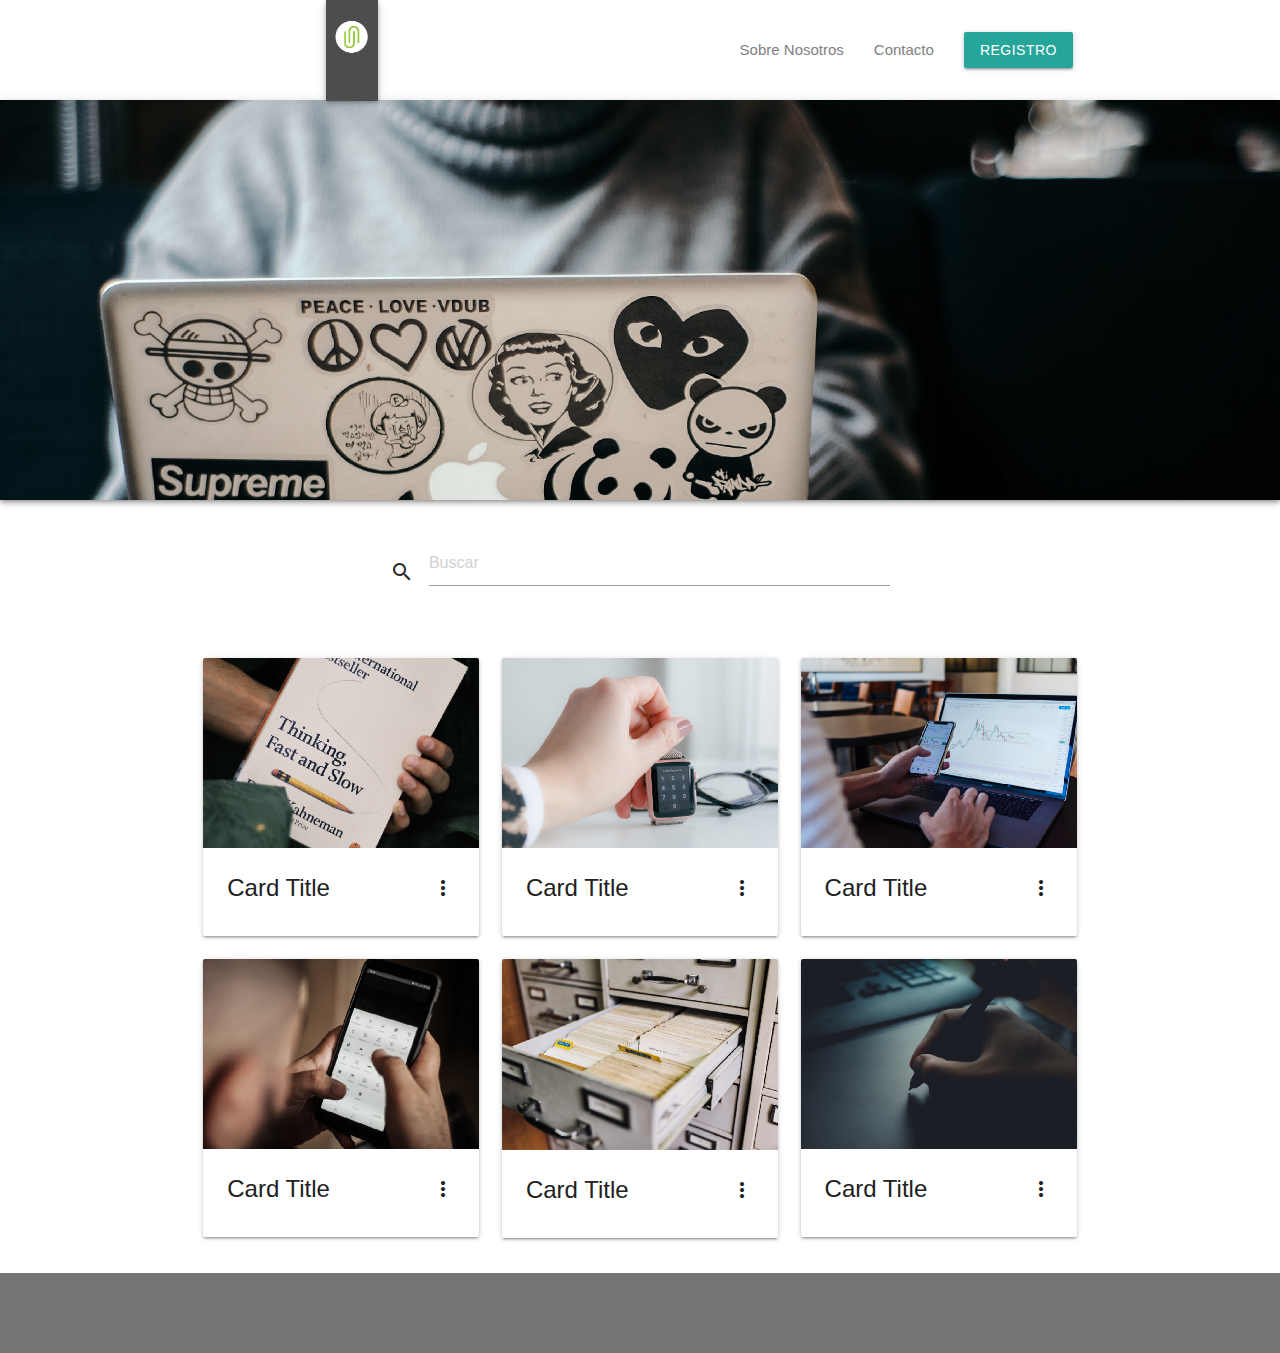
<file: index.html>
<!DOCTYPE html>
<html lang="es">
  <head>
    <title>News</title>
    <meta charset="utf-8">
    <meta http-equiv="X-UA-Compatible" content="IE=edge">
    <meta name="viewport" content="width=device-width, maximum-scale=1.0, user-scalable=no">
    <link href="https://fonts.googleapis.com/icon?family=Material+Icons" rel="stylesheet">
    <link rel="stylesheet" href="https://cdnjs.cloudflare.com/ajax/libs/materialize/1.0.0/css/materialize.min.css">
    <link rel="stylesheet" href="./css/main.css">
  </head>
  <body>
    <header>
      <nav class="container">
        <div class="nav-wrapper"><a class="brand-logo valign-wrapper z-depth-2" href="index.html"><img class="responsive-img left" src="./assets/img/Logo.jpg" alt="Logo de News"></a><a class="sidenav-trigger right" href="#" data-target="menu-mobile"><i class="material-icons black-text">menu</i></a>
          <ul class="right valign-wrapper hide-on-med-and-down">
            <li><a href="#">Sobre Nosotros</a></li>
            <li><a href="#">Contacto</a></li>
            <li><a class="btn" href="registro.html">Registro</a></li>
          </ul>
        </div>
      </nav>
      <ul class="sidenav" id="menu-mobile">
        <li><a href="#">Sobre Nosotros</a></li>
        <li><a href="#">Contacto</a></li>
        <li><a class="btn" href="registro.html">Registro</a></li>
      </ul>
      <section class="header-main-pic z-depth-2"></section>
    </header>
    <main class="container">
      <section>
        <div class="section">
          <div class="row">
            <div class="col m7 input-field input-container"><i class="material-icons">search</i>
              <input type="text" placeholder="Buscar" id="search">
            </div>
          </div>
        </div>
      </section>
      <section>
        <div class="row">
          <article class="col s12 m6 l4">
            <div class="card">
              <div class="card-image waves-effect waves-block waves-light"><img class="activator" src="./assets/img/card1.jpg" alt="Imagen Card 1"/></div>
              <div class="card-content"><span class="card-title grey-text text-darken-4 activator">Card Title<i class="material-icons right">more_vert</i></span></div>
              <div class="card-reveal"><span class="card-title grey-text text-darken-4">Card Title<i class="material-icons right">close</i></span>
                <p>Here is some more information about this product that is only revealed once clicked on.</p><a class="waves-effect waves-teal btn-flat teal lighten-5 right" href="post.html">Ir</a>
              </div>
            </div>
          </article>
          <article class="col s12 m6 l4">
            <div class="card">
              <div class="card-image waves-effect waves-block waves-light"><img class="activator" src="./assets/img/card2.jpg" alt="Imagen Card 2"/></div>
              <div class="card-content"><span class="card-title grey-text text-darken-4 activator">Card Title<i class="material-icons right">more_vert</i></span></div>
              <div class="card-reveal"><span class="card-title grey-text text-darken-4">Card Title<i class="material-icons right">close</i></span>
                <p>Here is some more information about this product that is only revealed once clicked on.</p><a class="waves-effect waves-teal btn-flat teal lighten-5 right" href="post.html">Ir</a>
              </div>
            </div>
          </article>
          <article class="col s12 m6 l4">
            <div class="card">
              <div class="card-image waves-effect waves-block waves-light"><img class="activator" src="./assets/img/card3.jpg" alt="Imagen Card 3"/></div>
              <div class="card-content"><span class="card-title grey-text text-darken-4 activator">Card Title<i class="material-icons right">more_vert</i></span></div>
              <div class="card-reveal"><span class="card-title grey-text text-darken-4">Card Title<i class="material-icons right">close</i></span>
                <p>Here is some more information about this product that is only revealed once clicked on.</p><a class="waves-effect waves-teal btn-flat teal lighten-5 right" href="post.html">Ir</a>
              </div>
            </div>
          </article>
          <article class="col s12 m6 l4">
            <div class="card">
              <div class="card-image waves-effect waves-block waves-light"><img class="activator" src="./assets/img/card4.jpg" alt="Imagen Card 4"/></div>
              <div class="card-content"><span class="card-title grey-text text-darken-4 activator">Card Title<i class="material-icons right">more_vert</i></span></div>
              <div class="card-reveal"><span class="card-title grey-text text-darken-4">Card Title<i class="material-icons right">close</i></span>
                <p>Here is some more information about this product that is only revealed once clicked on.</p><a class="waves-effect waves-teal btn-flat teal lighten-5 right" href="post.html">Ir</a>
              </div>
            </div>
          </article>
          <article class="col s12 m6 l4">
            <div class="card">
              <div class="card-image waves-effect waves-block waves-light"><img class="activator" src="./assets/img/card5.jpg" alt="Imagen Card 5"/></div>
              <div class="card-content"><span class="card-title grey-text text-darken-4 activator">Card Title<i class="material-icons right">more_vert</i></span></div>
              <div class="card-reveal"><span class="card-title grey-text text-darken-4">Card Title<i class="material-icons right">close</i></span>
                <p>Here is some more information about this product that is only revealed once clicked on.</p><a class="waves-effect waves-teal btn-flat teal lighten-5 right" href="post.html">Ir</a>
              </div>
            </div>
          </article>
          <article class="col s12 m6 l4">
            <div class="card">
              <div class="card-image waves-effect waves-block waves-light"><img class="activator" src="./assets/img/card6.jpg" alt="Imagen Card 6"/></div>
              <div class="card-content"><span class="card-title grey-text text-darken-4 activator">Card Title<i class="material-icons right">more_vert</i></span></div>
              <div class="card-reveal"><span class="card-title grey-text text-darken-4">Card Title<i class="material-icons right">close</i></span>
                <p>Here is some more information about this product that is only revealed once clicked on.</p><a class="waves-effect waves-teal btn-flat teal lighten-5 right" href="post.html">Ir</a>
              </div>
            </div>
          </article>
        </div>
      </section>
    </main>
    <footer class="page-footer grey darken-1"></footer>
    <script src="https://cdnjs.cloudflare.com/ajax/libs/materialize/1.0.0/js/materialize.min.js"></script>
    <script src="./js/main.js"></script>
  </body>
</html>
</file>
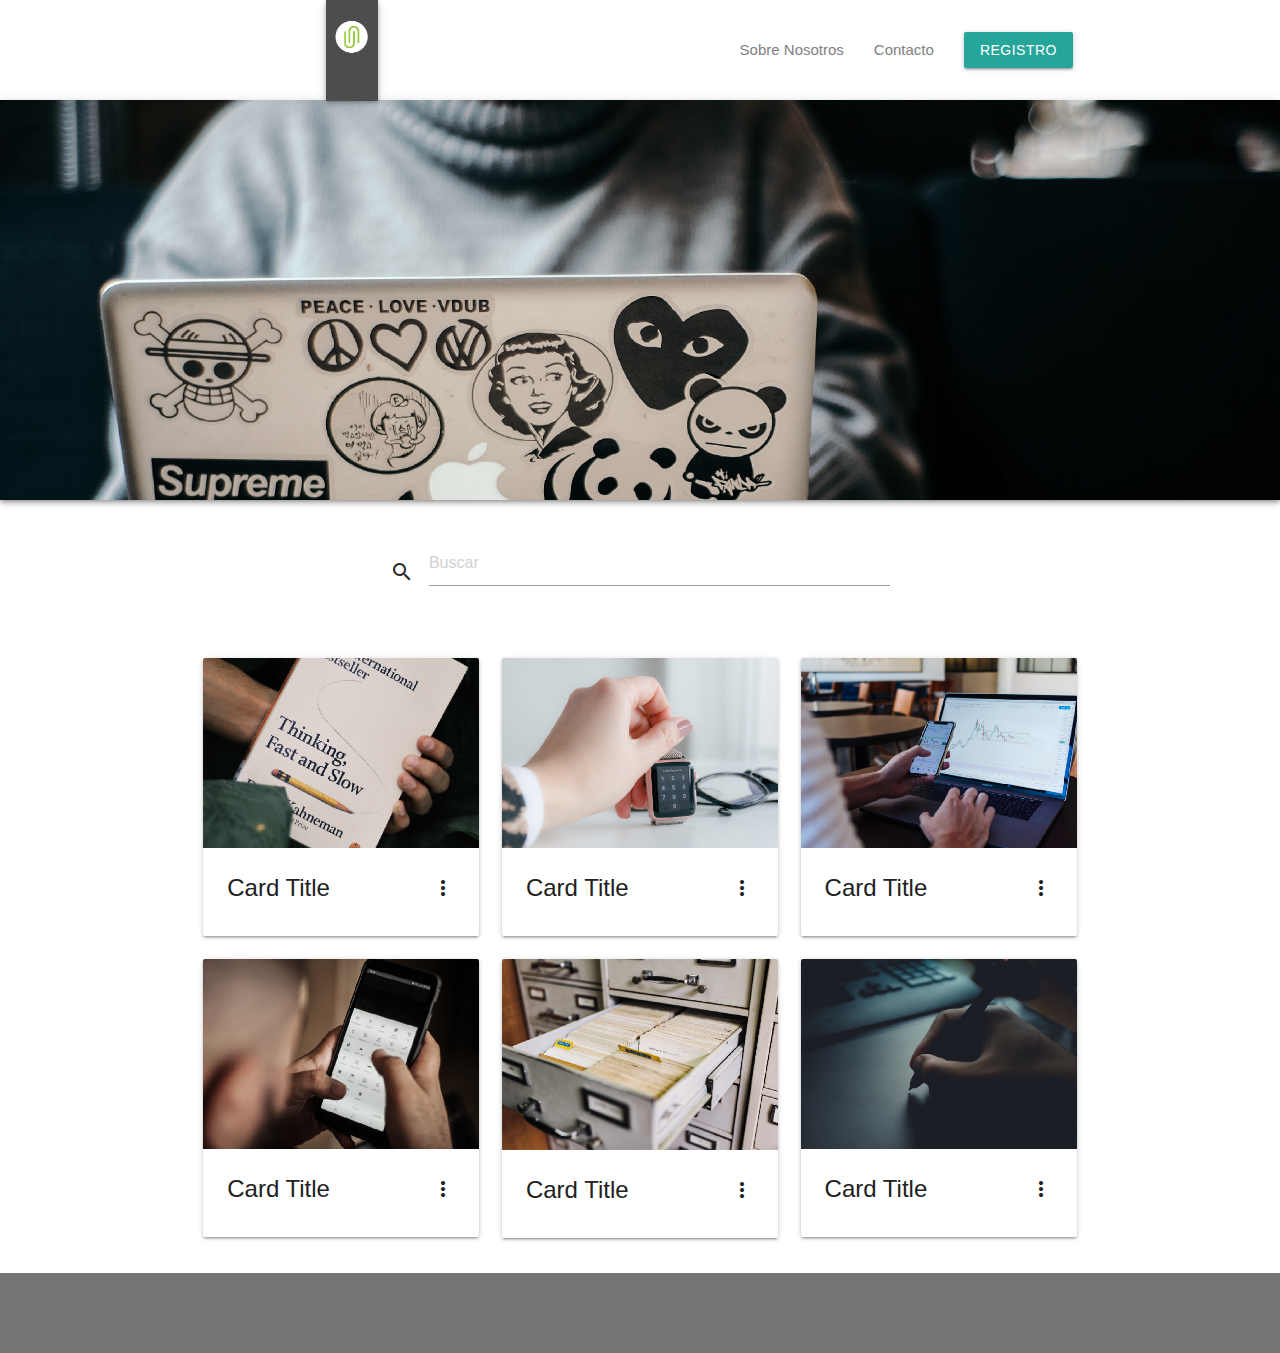
<file: html/index.html>
<!DOCTYPE html>
<html lang="es">
  <head>
    <title>News</title>
    <meta charset="utf-8">
    <meta http-equiv="X-UA-Compatible" content="IE=edge">
    <meta name="viewport" content="width=device-width, maximum-scale=1.0, user-scalable=no">
    <link href="https://fonts.googleapis.com/icon?family=Material+Icons" rel="stylesheet">
    <link rel="stylesheet" href="https://cdnjs.cloudflare.com/ajax/libs/materialize/1.0.0/css/materialize.min.css">
    <link rel="stylesheet" href="../css/main.css">
  </head>
  <body>
    <header>
      <nav class="container">
        <div class="nav-wrapper"><a class="brand-logo valign-wrapper z-depth-2" href="index.html"><img class="responsive-img left" src="../assets/img/Logo.jpg" alt="Logo de News"></a><a class="sidenav-trigger right" href="#" data-target="menu-mobile"><i class="material-icons black-text">menu</i></a>
          <ul class="right valign-wrapper hide-on-med-and-down">
            <li><a href="#">Sobre Nosotros</a></li>
            <li><a href="#">Contacto</a></li>
            <li><a class="btn" href="registro.html">Registro</a></li>
          </ul>
        </div>
      </nav>
      <ul class="sidenav" id="menu-mobile">
        <li><a href="#">Sobre Nosotros</a></li>
        <li><a href="#">Contacto</a></li>
        <li><a class="btn" href="registro.html">Registro</a></li>
      </ul>
      <section class="header-main-pic z-depth-2"></section>
    </header>
    <main class="container">
      <section>
        <div class="section">
          <div class="row">
            <div class="col m7 input-field input-container"><i class="material-icons">search</i>
              <input type="text" placeholder="Buscar" id="search">
            </div>
          </div>
        </div>
      </section>
      <section>
        <div class="row">
          <article class="col s12 m6 l4">
            <div class="card">
              <div class="card-image waves-effect waves-block waves-light"><img class="activator" src="../assets/img/card1.jpg" alt="Imagen Card 1"/></div>
              <div class="card-content"><span class="card-title grey-text text-darken-4 activator">Card Title<i class="material-icons right">more_vert</i></span></div>
              <div class="card-reveal"><span class="card-title grey-text text-darken-4">Card Title<i class="material-icons right">close</i></span>
                <p>Here is some more information about this product that is only revealed once clicked on.</p><a class="waves-effect waves-teal btn-flat teal lighten-5 right" href="post.html">Ir</a>
              </div>
            </div>
          </article>
          <article class="col s12 m6 l4">
            <div class="card">
              <div class="card-image waves-effect waves-block waves-light"><img class="activator" src="../assets/img/card2.jpg" alt="Imagen Card 2"/></div>
              <div class="card-content"><span class="card-title grey-text text-darken-4 activator">Card Title<i class="material-icons right">more_vert</i></span></div>
              <div class="card-reveal"><span class="card-title grey-text text-darken-4">Card Title<i class="material-icons right">close</i></span>
                <p>Here is some more information about this product that is only revealed once clicked on.</p><a class="waves-effect waves-teal btn-flat teal lighten-5 right" href="post.html">Ir</a>
              </div>
            </div>
          </article>
          <article class="col s12 m6 l4">
            <div class="card">
              <div class="card-image waves-effect waves-block waves-light"><img class="activator" src="../assets/img/card3.jpg" alt="Imagen Card 3"/></div>
              <div class="card-content"><span class="card-title grey-text text-darken-4 activator">Card Title<i class="material-icons right">more_vert</i></span></div>
              <div class="card-reveal"><span class="card-title grey-text text-darken-4">Card Title<i class="material-icons right">close</i></span>
                <p>Here is some more information about this product that is only revealed once clicked on.</p><a class="waves-effect waves-teal btn-flat teal lighten-5 right" href="post.html">Ir</a>
              </div>
            </div>
          </article>
          <article class="col s12 m6 l4">
            <div class="card">
              <div class="card-image waves-effect waves-block waves-light"><img class="activator" src="../assets/img/card4.jpg" alt="Imagen Card 4"/></div>
              <div class="card-content"><span class="card-title grey-text text-darken-4 activator">Card Title<i class="material-icons right">more_vert</i></span></div>
              <div class="card-reveal"><span class="card-title grey-text text-darken-4">Card Title<i class="material-icons right">close</i></span>
                <p>Here is some more information about this product that is only revealed once clicked on.</p><a class="waves-effect waves-teal btn-flat teal lighten-5 right" href="post.html">Ir</a>
              </div>
            </div>
          </article>
          <article class="col s12 m6 l4">
            <div class="card">
              <div class="card-image waves-effect waves-block waves-light"><img class="activator" src="../assets/img/card5.jpg" alt="Imagen Card 5"/></div>
              <div class="card-content"><span class="card-title grey-text text-darken-4 activator">Card Title<i class="material-icons right">more_vert</i></span></div>
              <div class="card-reveal"><span class="card-title grey-text text-darken-4">Card Title<i class="material-icons right">close</i></span>
                <p>Here is some more information about this product that is only revealed once clicked on.</p><a class="waves-effect waves-teal btn-flat teal lighten-5 right" href="post.html">Ir</a>
              </div>
            </div>
          </article>
          <article class="col s12 m6 l4">
            <div class="card">
              <div class="card-image waves-effect waves-block waves-light"><img class="activator" src="../assets/img/card6.jpg" alt="Imagen Card 6"/></div>
              <div class="card-content"><span class="card-title grey-text text-darken-4 activator">Card Title<i class="material-icons right">more_vert</i></span></div>
              <div class="card-reveal"><span class="card-title grey-text text-darken-4">Card Title<i class="material-icons right">close</i></span>
                <p>Here is some more information about this product that is only revealed once clicked on.</p><a class="waves-effect waves-teal btn-flat teal lighten-5 right" href="post.html">Ir</a>
              </div>
            </div>
          </article>
        </div>
      </section>
    </main>
    <footer class="page-footer grey darken-1"></footer>
    <script src="https://cdnjs.cloudflare.com/ajax/libs/materialize/1.0.0/js/materialize.min.js"></script>
    <script src="../js/main.js"></script>
  </body>
</html>
</file>
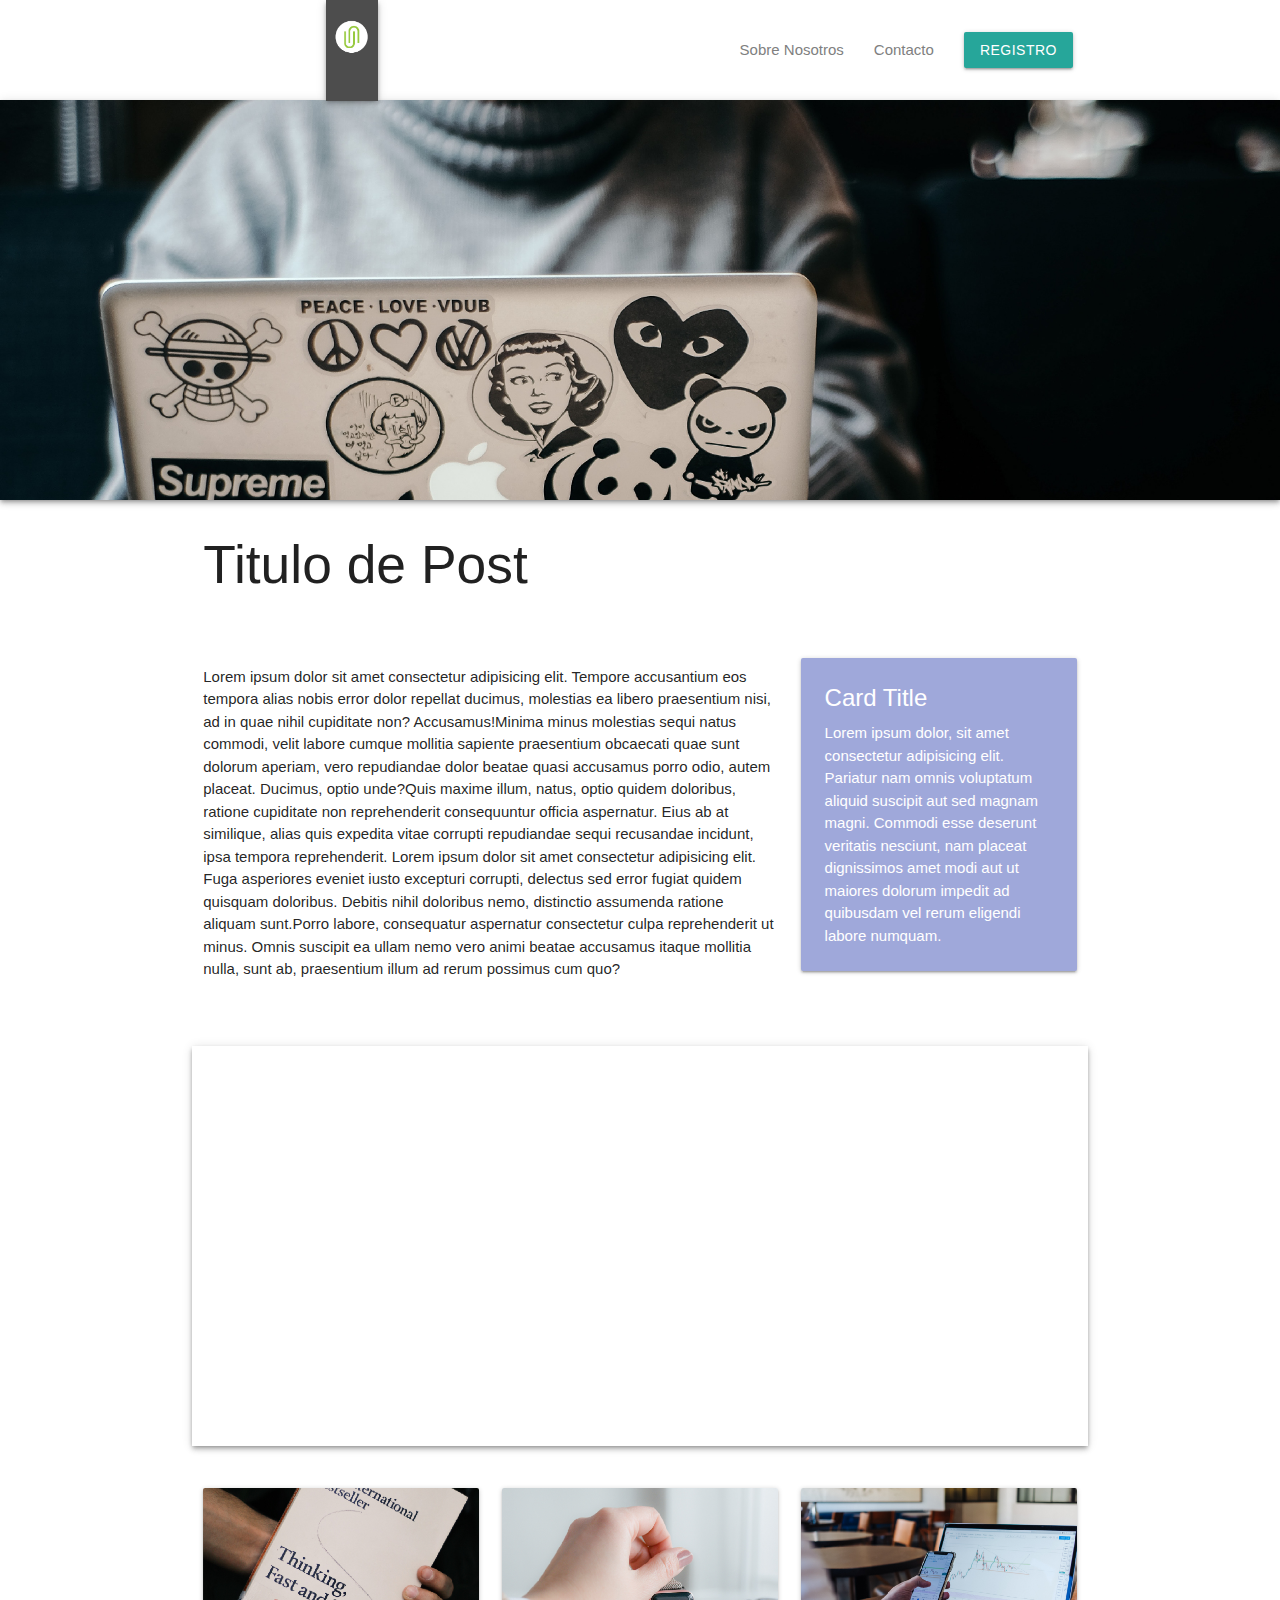
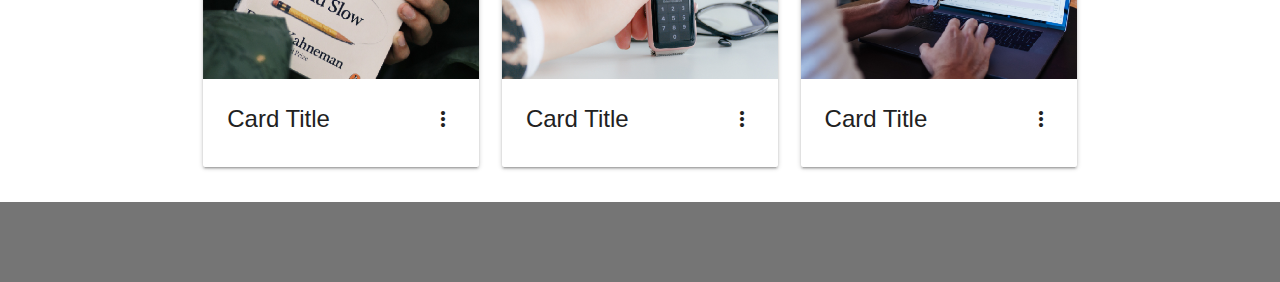
<file: post.html>
<!DOCTYPE html>
<html lang="es">
  <head>
    <title>News</title>
    <meta charset="utf-8">
    <meta http-equiv="X-UA-Compatible" content="IE=edge">
    <meta name="viewport" content="width=device-width, maximum-scale=1.0, user-scalable=no">
    <link href="https://fonts.googleapis.com/icon?family=Material+Icons" rel="stylesheet">
    <link rel="stylesheet" href="https://cdnjs.cloudflare.com/ajax/libs/materialize/1.0.0/css/materialize.min.css">
    <link rel="stylesheet" href="./css/main.css">
  </head>
  <body>
    <header>
      <nav class="container">
        <div class="nav-wrapper"><a class="brand-logo valign-wrapper z-depth-2" href="index.html"><img class="responsive-img left" src="./assets/img/Logo.jpg" alt="Logo de News"></a><a class="sidenav-trigger right" href="#" data-target="menu-mobile"><i class="material-icons black-text">menu</i></a>
          <ul class="right valign-wrapper hide-on-med-and-down">
            <li><a href="#">Sobre Nosotros</a></li>
            <li><a href="#">Contacto</a></li>
            <li><a class="btn" href="registro.html">Registro</a></li>
          </ul>
        </div>
      </nav>
      <ul class="sidenav" id="menu-mobile">
        <li><a href="#">Sobre Nosotros</a></li>
        <li><a href="#">Contacto</a></li>
        <li><a class="btn" href="registro.html">Registro</a></li>
      </ul>
      <section class="header-main-pic z-depth-2"></section>
    </header>
    <main class="container">
      <section class="hide">
        <div class="section">
          <div class="row">
            <div class="col m7 input-field input-container"><i class="material-icons">search</i>
              <input type="text" placeholder="Buscar" id="search">
            </div>
          </div>
        </div>
      </section>
      <section>
        <div class="row">
          <div class="col s12">
            <h2>Titulo de Post</h2>
          </div>
        </div>
      </section>
      <section class="section">
        <div class="row">
          <div class="col m8">
            <p>Lorem ipsum dolor sit amet consectetur adipisicing elit. Tempore accusantium eos tempora alias nobis error dolor repellat ducimus, molestias ea libero praesentium nisi, ad in quae nihil cupiditate non? Accusamus!Minima minus molestias sequi natus commodi, velit labore cumque mollitia sapiente praesentium obcaecati quae sunt dolorum aperiam, vero repudiandae dolor beatae quasi accusamus porro odio, autem placeat. Ducimus, optio unde?Quis maxime illum, natus, optio quidem doloribus, ratione cupiditate non reprehenderit consequuntur officia aspernatur. Eius ab at similique, alias quis expedita vitae corrupti repudiandae sequi recusandae incidunt, ipsa tempora reprehenderit. Lorem ipsum dolor sit amet consectetur adipisicing elit. Fuga asperiores eveniet iusto excepturi corrupti, delectus sed error fugiat quidem quisquam doloribus. Debitis nihil doloribus nemo, distinctio assumenda ratione aliquam sunt.Porro labore, consequatur aspernatur consectetur culpa reprehenderit ut minus. Omnis suscipit ea ullam nemo vero animi beatae accusamus itaque mollitia nulla, sunt ab, praesentium illum ad rerum possimus cum quo?</p>
          </div>
          <div class="col m4">
            <div class="card indigo lighten-3">
              <div class="card-content white-text"><span class="card-title">Card Title</span>
                <p>Lorem ipsum dolor, sit amet consectetur adipisicing elit. Pariatur nam omnis voluptatum aliquid suscipit aut sed magnam magni. Commodi esse deserunt veritatis nesciunt, nam placeat dignissimos amet modi aut ut maiores dolorum impedit ad quibusdam vel rerum eligendi labore numquam.</p>
              </div>
            </div>
          </div>
        </div>
      </section>
      <section class="section">
        <div class="row">
          <div class="post-pic z-depth-2"></div>
        </div>
      </section>
      <section>
        <div class="row">
          <article class="col s12 m6 l4">
            <div class="card">
              <div class="card-image waves-effect waves-block waves-light"><img class="activator" src="./assets/img/card1.jpg" alt="Imagen Card 1"/></div>
              <div class="card-content"><span class="card-title grey-text text-darken-4 activator">Card Title<i class="material-icons right">more_vert</i></span></div>
              <div class="card-reveal"><span class="card-title grey-text text-darken-4">Card Title<i class="material-icons right">close</i></span>
                <p>Here is some more information about this product that is only revealed once clicked on.</p><a class="waves-effect waves-teal btn-flat teal lighten-5 right" href="post.html">Ir</a>
              </div>
            </div>
          </article>
          <article class="col s12 m6 l4">
            <div class="card">
              <div class="card-image waves-effect waves-block waves-light"><img class="activator" src="./assets/img/card2.jpg" alt="Imagen Card 2"/></div>
              <div class="card-content"><span class="card-title grey-text text-darken-4 activator">Card Title<i class="material-icons right">more_vert</i></span></div>
              <div class="card-reveal"><span class="card-title grey-text text-darken-4">Card Title<i class="material-icons right">close</i></span>
                <p>Here is some more information about this product that is only revealed once clicked on.</p><a class="waves-effect waves-teal btn-flat teal lighten-5 right" href="post.html">Ir</a>
              </div>
            </div>
          </article>
          <article class="col s12 m6 l4">
            <div class="card">
              <div class="card-image waves-effect waves-block waves-light"><img class="activator" src="./assets/img/card3.jpg" alt="Imagen Card 3"/></div>
              <div class="card-content"><span class="card-title grey-text text-darken-4 activator">Card Title<i class="material-icons right">more_vert</i></span></div>
              <div class="card-reveal"><span class="card-title grey-text text-darken-4">Card Title<i class="material-icons right">close</i></span>
                <p>Here is some more information about this product that is only revealed once clicked on.</p><a class="waves-effect waves-teal btn-flat teal lighten-5 right" href="post.html">Ir</a>
              </div>
            </div>
          </article>
        </div>
      </section>
    </main>
    <footer class="page-footer grey darken-1"></footer>
    <script src="https://cdnjs.cloudflare.com/ajax/libs/materialize/1.0.0/js/materialize.min.js"></script>
    <script src="./js/main.js"></script>
  </body>
</html>
</file>
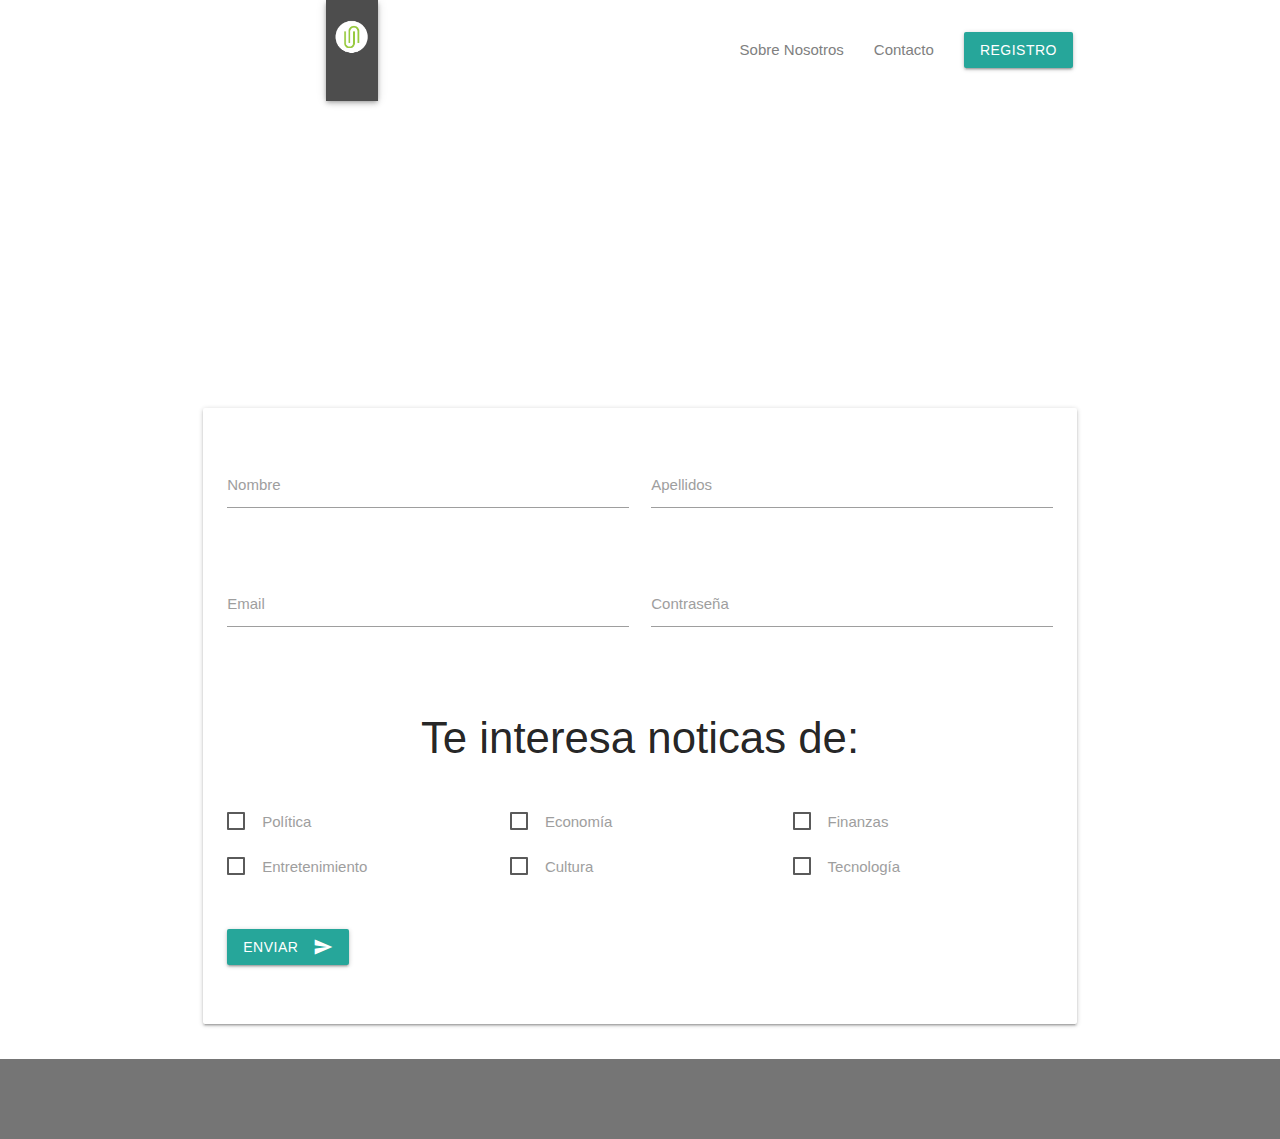
<file: registro.html>
<!DOCTYPE html>
<html lang="es">
  <head>
    <title>News</title>
    <meta charset="utf-8">
    <meta http-equiv="X-UA-Compatible" content="IE=edge">
    <meta name="viewport" content="width=device-width, maximum-scale=1.0, user-scalable=no">
    <link href="https://fonts.googleapis.com/icon?family=Material+Icons" rel="stylesheet">
    <link rel="stylesheet" href="https://cdnjs.cloudflare.com/ajax/libs/materialize/1.0.0/css/materialize.min.css">
    <link rel="stylesheet" href="./css/main.css">
  </head>
  <body>
    <header class="registro-header">
      <nav class="container">
        <div class="nav-wrapper"><a class="brand-logo valign-wrapper z-depth-2" href="index.html"><img class="responsive-img left" src="./assets/img/Logo.jpg" alt="Logo de News"></a><a class="sidenav-trigger right" href="#" data-target="menu-mobile"><i class="material-icons black-text">menu</i></a>
          <ul class="right valign-wrapper hide-on-med-and-down">
            <li><a href="#">Sobre Nosotros</a></li>
            <li><a href="#">Contacto</a></li>
            <li><a class="btn" href="registro.html">Registro</a></li>
          </ul>
        </div>
      </nav>
      <ul class="sidenav" id="menu-mobile">
        <li><a href="#">Sobre Nosotros</a></li>
        <li><a href="#">Contacto</a></li>
        <li><a class="btn" href="registro.html">Registro</a></li>
      </ul>
      <section class="container">
        <div class="row registro-titulo">
          <div class="col s12">
            <h1 class="center-align white-text">Regístrate en News</h1>
          </div>
        </div>
      </section>
    </header>
    <main class="container">
      <div class="row">
        <div class="col s12">
          <div class="card-panel">
            <form action="">
              <div class="row section">
                <div class="input-field col s12 m6">
                  <input class="validate" type="text" id="first-name"/>
                  <label for="first-name">Nombre</label>
                </div>
                <div class="input-field col s12 m6">
                  <input class="validate" type="text" id="last-name"/>
                  <label for="last-name">Apellidos</label>
                </div>
              </div>
              <div class="row">
                <div class="input-field col s12 m6">
                  <input class="validate" type="text" id="email"/>
                  <label for="email">Email</label>
                </div>
                <div class="input-field col s12 m6">
                  <input class="validate" type="text" id="password"/>
                  <label for="password">Contraseña</label>
                </div>
              </div>
              <div class="section">
                <h3 class="center-align">Te interesa noticas de:</h3>
              </div>
              <div class="section">
                <div class="row">
                  <label class="col s12 m4">
                    <input type="checkbox"/><span>Política</span>
                  </label>
                  <label class="col s12 m4">
                    <input type="checkbox"/><span>Economía</span>
                  </label>
                  <label class="col s12 m4">
                    <input type="checkbox"/><span>Finanzas</span>
                  </label>
                </div>
                <div class="row">
                  <label class="col s12 m4">
                    <input type="checkbox"/><span>Entretenimiento</span>
                  </label>
                  <label class="col s12 m4">
                    <input type="checkbox"/><span>Cultura</span>
                  </label>
                  <label class="col s12 m4">
                    <input type="checkbox"/><span>Tecnología</span>
                  </label>
                </div>
              </div>
              <div class="section">
                <div class="row">
                  <div class="col s12">
                    <button class="btn waves-effect waves-light center-align">Enviar<i class="material-icons right">send</i></button>
                  </div>
                </div>
              </div>
            </form>
          </div>
        </div>
      </div>
    </main>
    <footer class="page-footer grey darken-1"></footer>
    <script src="https://cdnjs.cloudflare.com/ajax/libs/materialize/1.0.0/js/materialize.min.js"></script>
    <script src="./js/main.js"></script>
  </body>
</html>
</file>
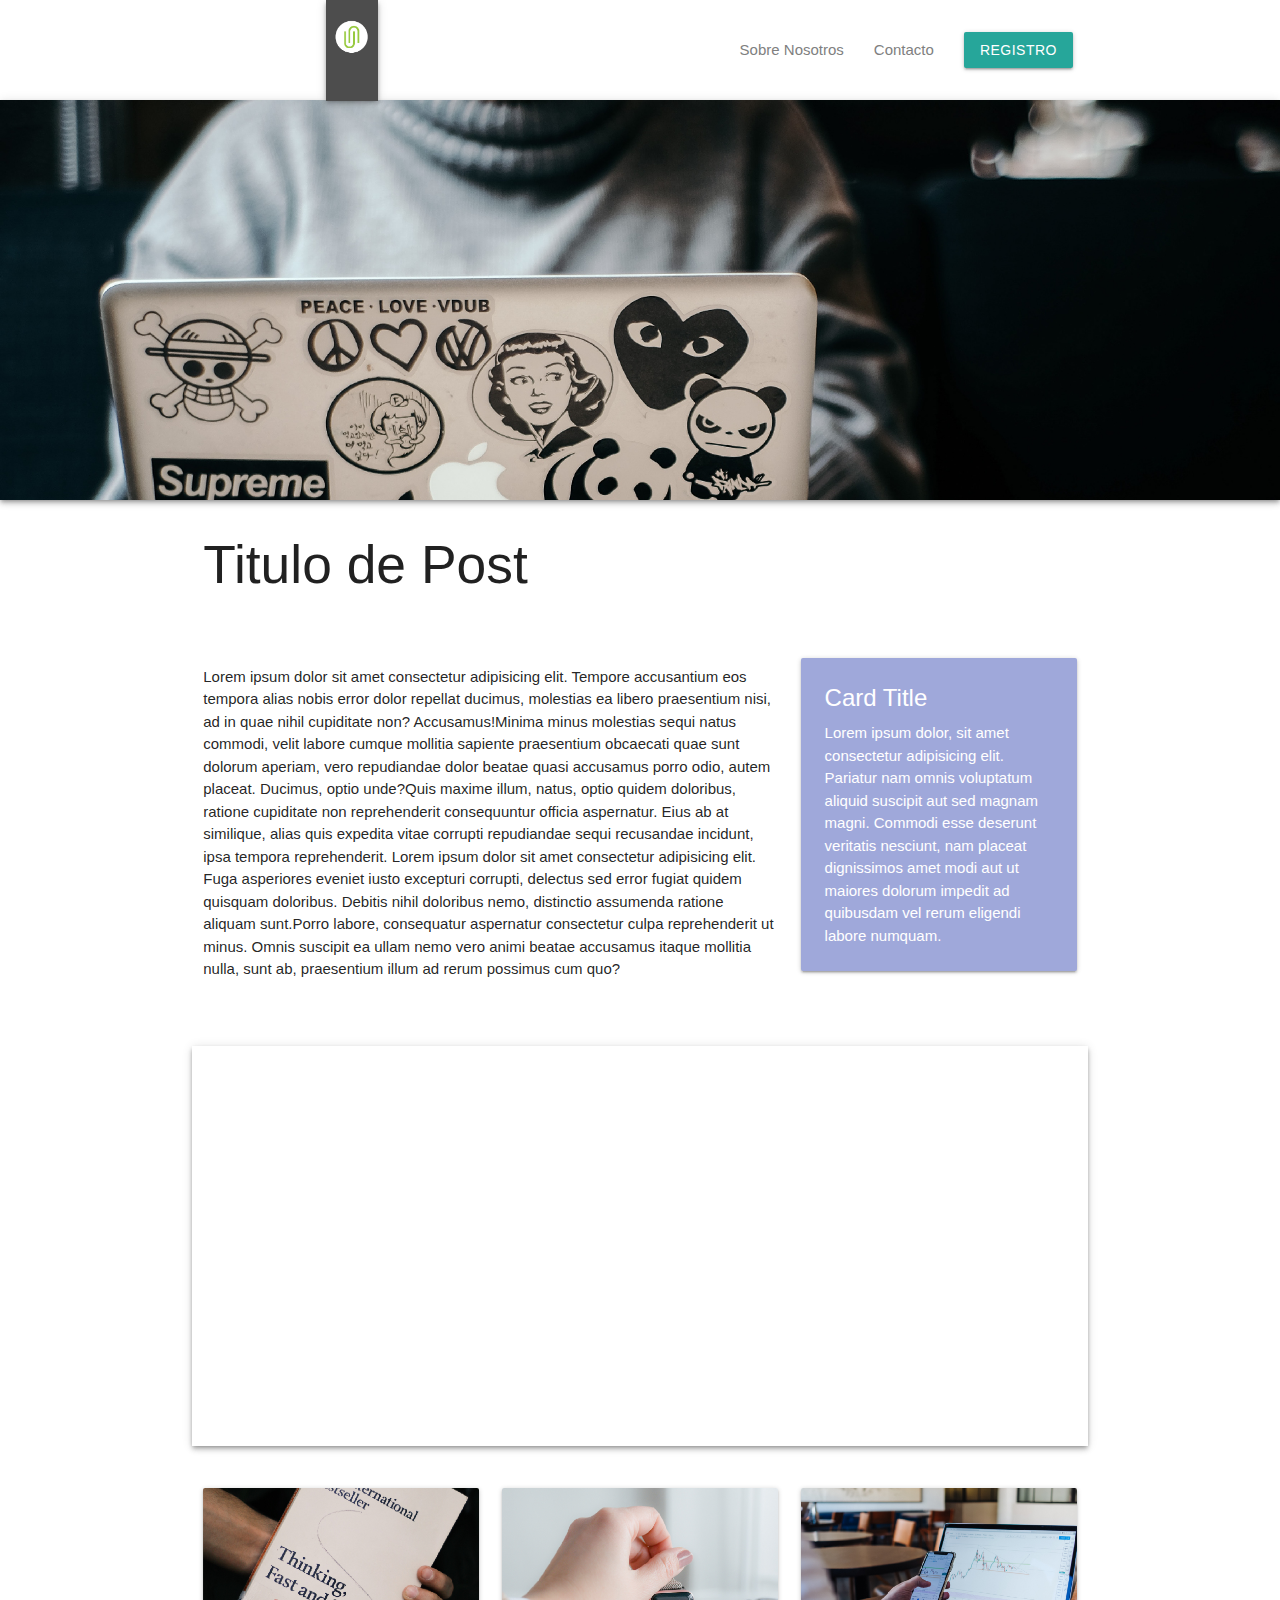
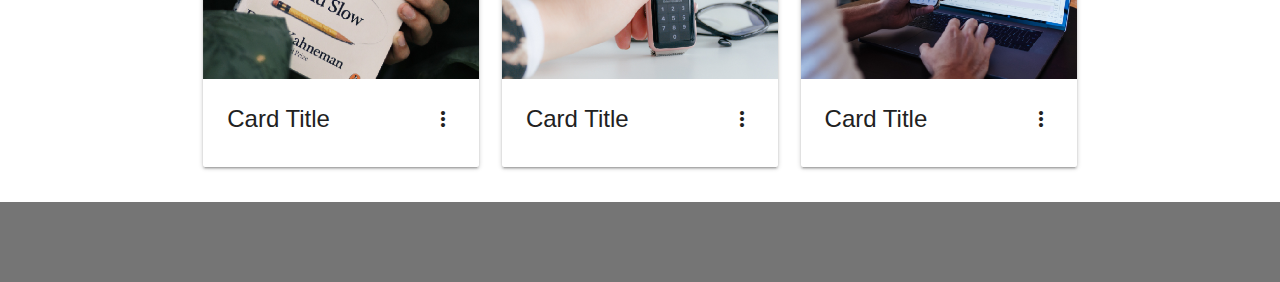
<file: html/post.html>
<!DOCTYPE html>
<html lang="es">
  <head>
    <title>News</title>
    <meta charset="utf-8">
    <meta http-equiv="X-UA-Compatible" content="IE=edge">
    <meta name="viewport" content="width=device-width, maximum-scale=1.0, user-scalable=no">
    <link href="https://fonts.googleapis.com/icon?family=Material+Icons" rel="stylesheet">
    <link rel="stylesheet" href="https://cdnjs.cloudflare.com/ajax/libs/materialize/1.0.0/css/materialize.min.css">
    <link rel="stylesheet" href="../css/main.css">
  </head>
  <body>
    <header>
      <nav class="container">
        <div class="nav-wrapper"><a class="brand-logo valign-wrapper z-depth-2" href="index.html"><img class="responsive-img left" src="../assets/img/Logo.jpg" alt="Logo de News"></a><a class="sidenav-trigger right" href="#" data-target="menu-mobile"><i class="material-icons black-text">menu</i></a>
          <ul class="right valign-wrapper hide-on-med-and-down">
            <li><a href="#">Sobre Nosotros</a></li>
            <li><a href="#">Contacto</a></li>
            <li><a class="btn" href="registro.html">Registro</a></li>
          </ul>
        </div>
      </nav>
      <ul class="sidenav" id="menu-mobile">
        <li><a href="#">Sobre Nosotros</a></li>
        <li><a href="#">Contacto</a></li>
        <li><a class="btn" href="registro.html">Registro</a></li>
      </ul>
      <section class="header-main-pic z-depth-2"></section>
    </header>
    <main class="container">
      <section class="hide">
        <div class="section">
          <div class="row">
            <div class="col m7 input-field input-container"><i class="material-icons">search</i>
              <input type="text" placeholder="Buscar" id="search">
            </div>
          </div>
        </div>
      </section>
      <section>
        <div class="row">
          <div class="col s12">
            <h2>Titulo de Post</h2>
          </div>
        </div>
      </section>
      <section class="section">
        <div class="row">
          <div class="col m8">
            <p>Lorem ipsum dolor sit amet consectetur adipisicing elit. Tempore accusantium eos tempora alias nobis error dolor repellat ducimus, molestias ea libero praesentium nisi, ad in quae nihil cupiditate non? Accusamus!Minima minus molestias sequi natus commodi, velit labore cumque mollitia sapiente praesentium obcaecati quae sunt dolorum aperiam, vero repudiandae dolor beatae quasi accusamus porro odio, autem placeat. Ducimus, optio unde?Quis maxime illum, natus, optio quidem doloribus, ratione cupiditate non reprehenderit consequuntur officia aspernatur. Eius ab at similique, alias quis expedita vitae corrupti repudiandae sequi recusandae incidunt, ipsa tempora reprehenderit. Lorem ipsum dolor sit amet consectetur adipisicing elit. Fuga asperiores eveniet iusto excepturi corrupti, delectus sed error fugiat quidem quisquam doloribus. Debitis nihil doloribus nemo, distinctio assumenda ratione aliquam sunt.Porro labore, consequatur aspernatur consectetur culpa reprehenderit ut minus. Omnis suscipit ea ullam nemo vero animi beatae accusamus itaque mollitia nulla, sunt ab, praesentium illum ad rerum possimus cum quo?</p>
          </div>
          <div class="col m4">
            <div class="card indigo lighten-3">
              <div class="card-content white-text"><span class="card-title">Card Title</span>
                <p>Lorem ipsum dolor, sit amet consectetur adipisicing elit. Pariatur nam omnis voluptatum aliquid suscipit aut sed magnam magni. Commodi esse deserunt veritatis nesciunt, nam placeat dignissimos amet modi aut ut maiores dolorum impedit ad quibusdam vel rerum eligendi labore numquam.</p>
              </div>
            </div>
          </div>
        </div>
      </section>
      <section class="section">
        <div class="row">
          <div class="post-pic z-depth-2"></div>
        </div>
      </section>
      <section>
        <div class="row">
          <article class="col s12 m6 l4">
            <div class="card">
              <div class="card-image waves-effect waves-block waves-light"><img class="activator" src="../assets/img/card1.jpg" alt="Imagen Card 1"/></div>
              <div class="card-content"><span class="card-title grey-text text-darken-4 activator">Card Title<i class="material-icons right">more_vert</i></span></div>
              <div class="card-reveal"><span class="card-title grey-text text-darken-4">Card Title<i class="material-icons right">close</i></span>
                <p>Here is some more information about this product that is only revealed once clicked on.</p><a class="waves-effect waves-teal btn-flat teal lighten-5 right" href="post.html">Ir</a>
              </div>
            </div>
          </article>
          <article class="col s12 m6 l4">
            <div class="card">
              <div class="card-image waves-effect waves-block waves-light"><img class="activator" src="../assets/img/card2.jpg" alt="Imagen Card 2"/></div>
              <div class="card-content"><span class="card-title grey-text text-darken-4 activator">Card Title<i class="material-icons right">more_vert</i></span></div>
              <div class="card-reveal"><span class="card-title grey-text text-darken-4">Card Title<i class="material-icons right">close</i></span>
                <p>Here is some more information about this product that is only revealed once clicked on.</p><a class="waves-effect waves-teal btn-flat teal lighten-5 right" href="post.html">Ir</a>
              </div>
            </div>
          </article>
          <article class="col s12 m6 l4">
            <div class="card">
              <div class="card-image waves-effect waves-block waves-light"><img class="activator" src="../assets/img/card3.jpg" alt="Imagen Card 3"/></div>
              <div class="card-content"><span class="card-title grey-text text-darken-4 activator">Card Title<i class="material-icons right">more_vert</i></span></div>
              <div class="card-reveal"><span class="card-title grey-text text-darken-4">Card Title<i class="material-icons right">close</i></span>
                <p>Here is some more information about this product that is only revealed once clicked on.</p><a class="waves-effect waves-teal btn-flat teal lighten-5 right" href="post.html">Ir</a>
              </div>
            </div>
          </article>
        </div>
      </section>
    </main>
    <footer class="page-footer grey darken-1"></footer>
    <script src="https://cdnjs.cloudflare.com/ajax/libs/materialize/1.0.0/js/materialize.min.js"></script>
    <script src="../js/main.js"></script>
  </body>
</html>
</file>
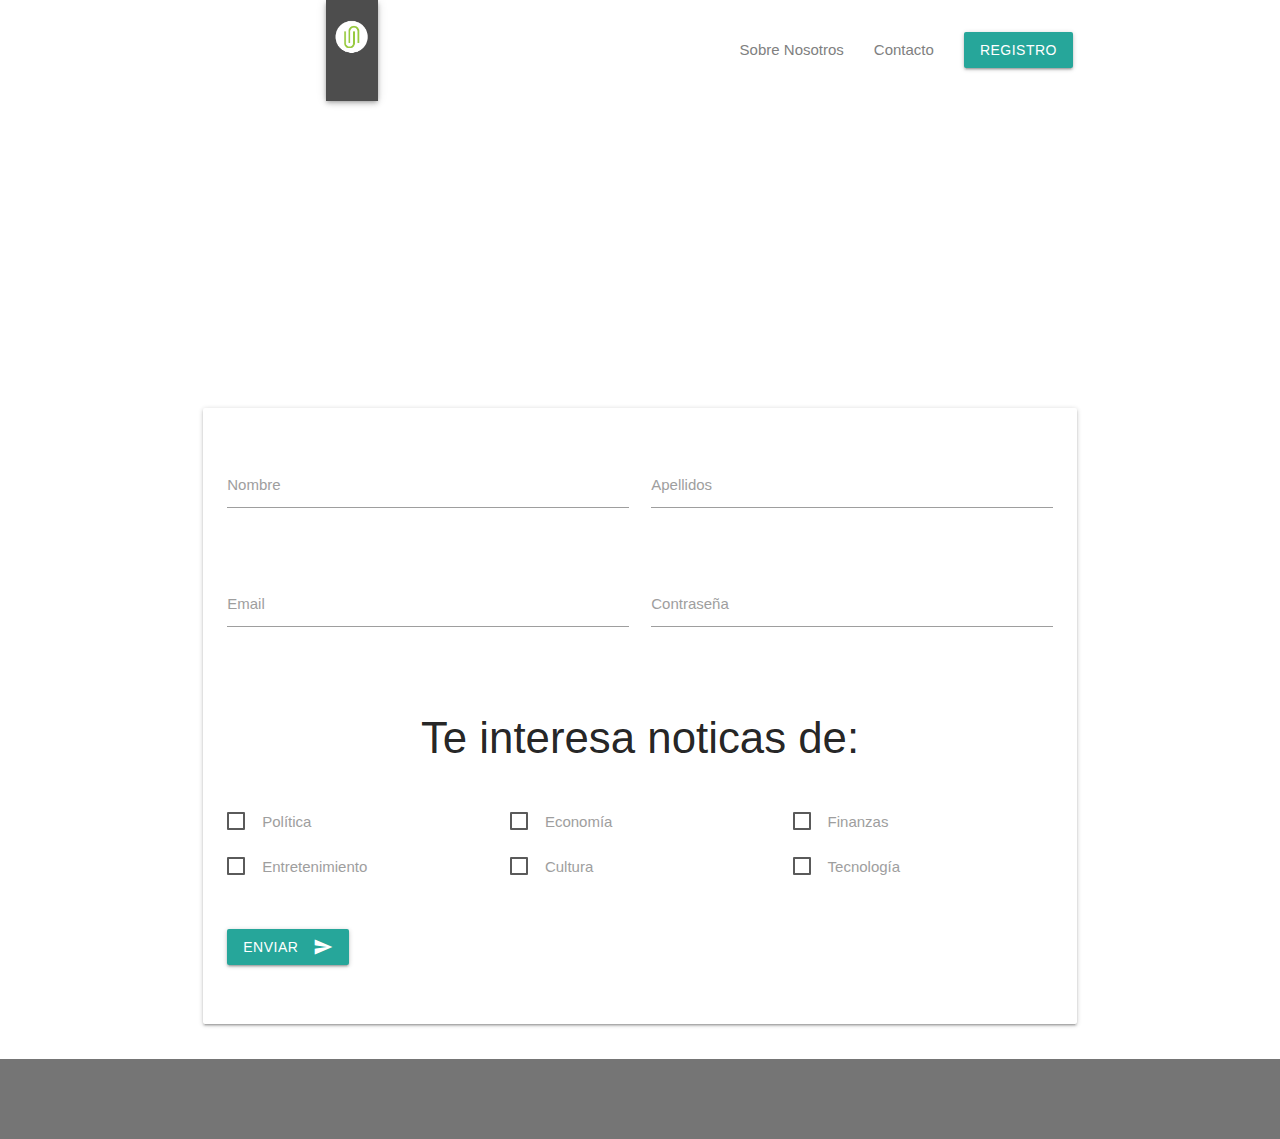
<file: html/registro.html>
<!DOCTYPE html>
<html lang="es">
  <head>
    <title>News</title>
    <meta charset="utf-8">
    <meta http-equiv="X-UA-Compatible" content="IE=edge">
    <meta name="viewport" content="width=device-width, maximum-scale=1.0, user-scalable=no">
    <link href="https://fonts.googleapis.com/icon?family=Material+Icons" rel="stylesheet">
    <link rel="stylesheet" href="https://cdnjs.cloudflare.com/ajax/libs/materialize/1.0.0/css/materialize.min.css">
    <link rel="stylesheet" href="../css/main.css">
  </head>
  <body>
    <header class="registro-header">
      <nav class="container">
        <div class="nav-wrapper"><a class="brand-logo valign-wrapper z-depth-2" href="index.html"><img class="responsive-img left" src="../assets/img/Logo.jpg" alt="Logo de News"></a><a class="sidenav-trigger right" href="#" data-target="menu-mobile"><i class="material-icons black-text">menu</i></a>
          <ul class="right valign-wrapper hide-on-med-and-down">
            <li><a href="#">Sobre Nosotros</a></li>
            <li><a href="#">Contacto</a></li>
            <li><a class="btn" href="registro.html">Registro</a></li>
          </ul>
        </div>
      </nav>
      <ul class="sidenav" id="menu-mobile">
        <li><a href="#">Sobre Nosotros</a></li>
        <li><a href="#">Contacto</a></li>
        <li><a class="btn" href="registro.html">Registro</a></li>
      </ul>
      <section class="container">
        <div class="row registro-titulo">
          <div class="col s12">
            <h1 class="center-align white-text">Regístrate en News</h1>
          </div>
        </div>
      </section>
    </header>
    <main class="container">
      <div class="row">
        <div class="col s12">
          <div class="card-panel">
            <form action="">
              <div class="row section">
                <div class="input-field col s12 m6">
                  <input class="validate" type="text" id="first-name"/>
                  <label for="first-name">Nombre</label>
                </div>
                <div class="input-field col s12 m6">
                  <input class="validate" type="text" id="last-name"/>
                  <label for="last-name">Apellidos</label>
                </div>
              </div>
              <div class="row">
                <div class="input-field col s12 m6">
                  <input class="validate" type="text" id="email"/>
                  <label for="email">Email</label>
                </div>
                <div class="input-field col s12 m6">
                  <input class="validate" type="text" id="password"/>
                  <label for="password">Contraseña</label>
                </div>
              </div>
              <div class="section">
                <h3 class="center-align">Te interesa noticas de:</h3>
              </div>
              <div class="section">
                <div class="row">
                  <label class="col s12 m4">
                    <input type="checkbox"/><span>Política</span>
                  </label>
                  <label class="col s12 m4">
                    <input type="checkbox"/><span>Economía</span>
                  </label>
                  <label class="col s12 m4">
                    <input type="checkbox"/><span>Finanzas</span>
                  </label>
                </div>
                <div class="row">
                  <label class="col s12 m4">
                    <input type="checkbox"/><span>Entretenimiento</span>
                  </label>
                  <label class="col s12 m4">
                    <input type="checkbox"/><span>Cultura</span>
                  </label>
                  <label class="col s12 m4">
                    <input type="checkbox"/><span>Tecnología</span>
                  </label>
                </div>
              </div>
              <div class="section">
                <div class="row">
                  <div class="col s12">
                    <button class="btn waves-effect waves-light center-align">Enviar<i class="material-icons right">send</i></button>
                  </div>
                </div>
              </div>
            </form>
          </div>
        </div>
      </div>
    </main>
    <footer class="page-footer grey darken-1"></footer>
    <script src="https://cdnjs.cloudflare.com/ajax/libs/materialize/1.0.0/js/materialize.min.js"></script>
    <script src="../js/main.js"></script>
  </body>
</html>
</file>
<file: css/main.css>
/*
* GLOBALES -------------------
*/
body {
  margin: 0;
  padding: 0;
  display: flex;
  min-height: 100vh;
  flex-direction: column;
}

/*
* HEADER -------------------
*/
header {
  height: 500px;
}
header nav {
  height: 100px;
  background-color: #fff;
  box-shadow: none;
}
header nav .brand-logo {
  height: 100px;
  left: 15%;
}
header nav .brand-logo img {
  width: 52px;
}
header nav ul {
  height: 100px;
}
header nav ul a {
  color: #808080;
}

.header-main-pic {
  width: 100%;
  height: 400px;
  background-image: url("../assets/img/Banner.jpg");
  background-repeat: no-repeat;
  background-position: center;
  background-size: cover;
}

/*
* MAIN -------------------
*/
.input-field.input-container {
  display: flex;
  height: 100px;
  float: none;
  margin: 0 auto;
}

.input-field > #search {
  margin-top: 25px;
}

.input-container i {
  margin: 45px 15px 0 0;
}

/*
* POST -------------------
*/
.post-pic {
  width: 100%;
  height: 400px;
  background-image: url("https://picsum.photos/1000/400");
  background-repeat: no-repeat;
  background-position: center;
  background-size: cover;
}

/*
* REGISTRO -------------------
*/
.registro-header {
  height: 400px;
}

.registro-titulo {
  margin-top: 80px;
  background-image: url("https://picsum.photos/1280/137");
  background-repeat: no-repeat;
  background-position: center;
  background-size: cover;
}

/*
* FOOTER -------------------
*/
footer.page-footer {
  height: 80px;
  bottom: 0;
}
</file>
